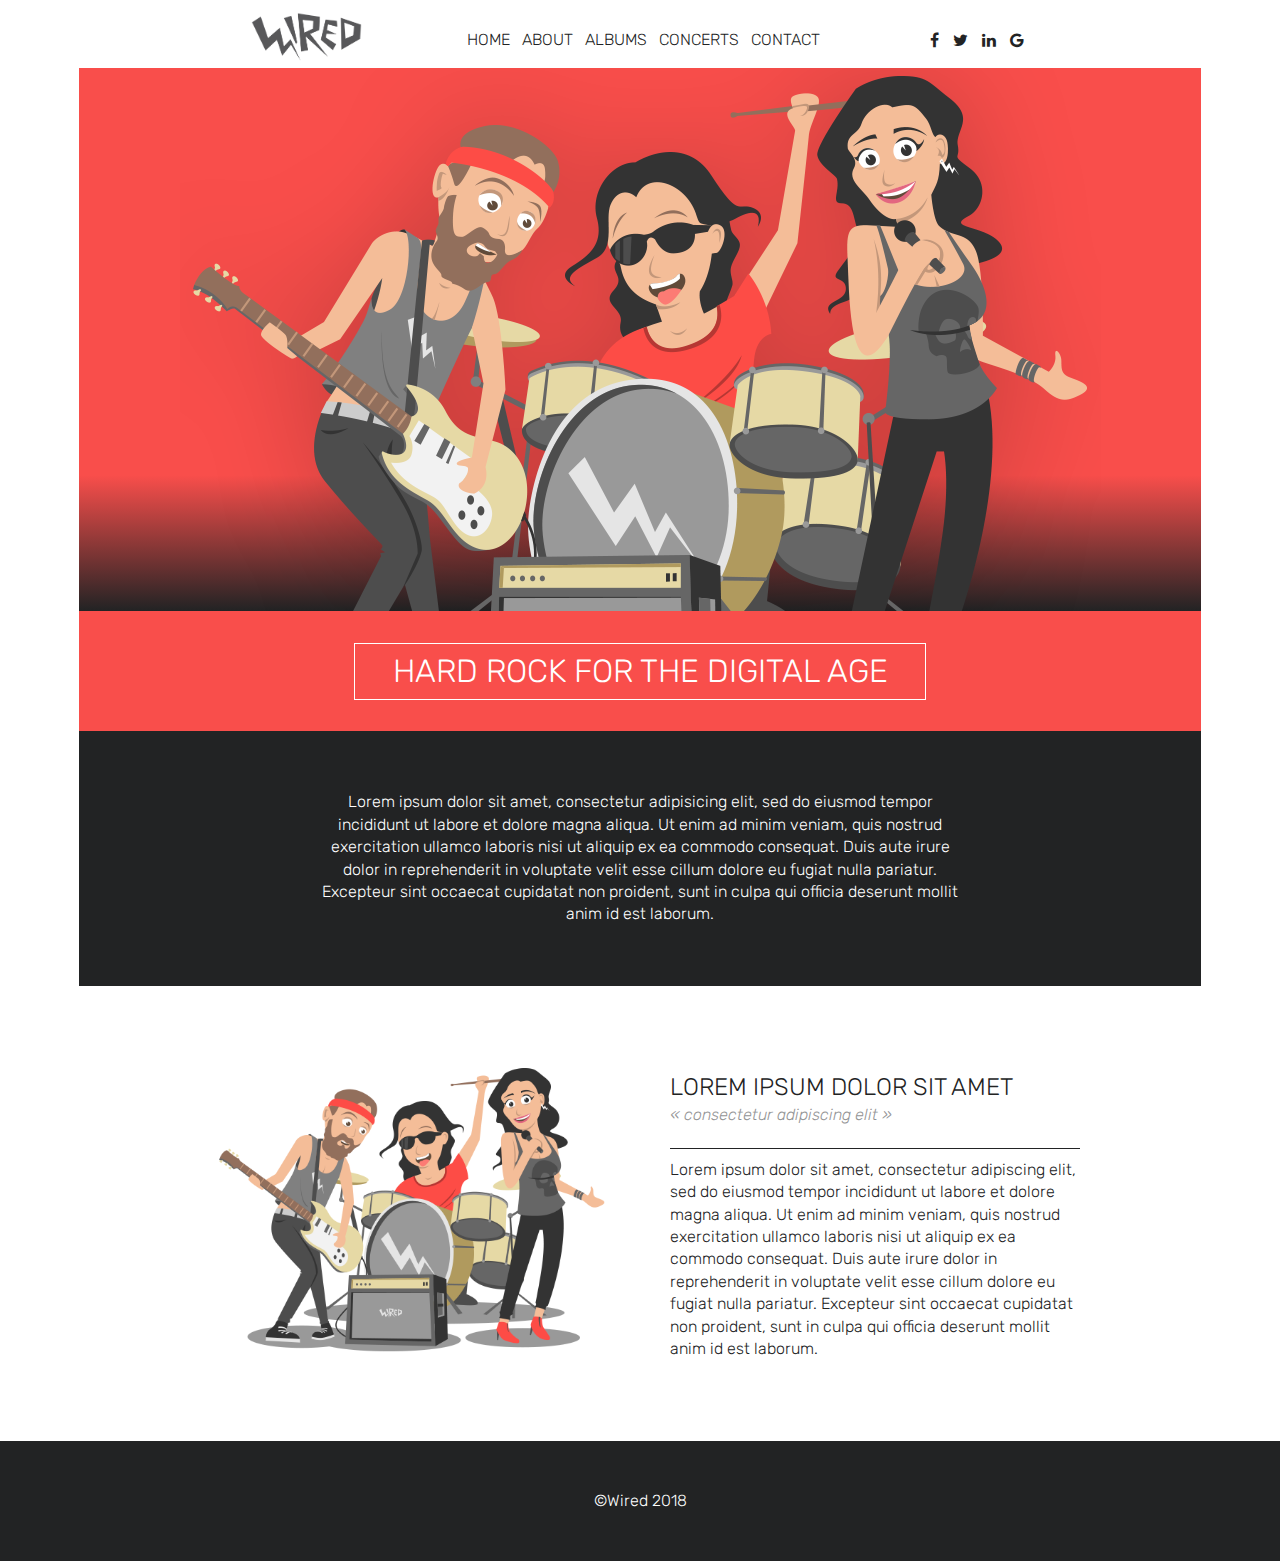
<file: index.html>
<!DOCTYPE html>
<html lang="en" dir="ltr">
  <head>
    <meta charset="utf-8">
    <link rel="stylesheet" href="https://cdnjs.cloudflare.com/ajax/libs/font-awesome/4.7.0/css/font-awesome.min.css">
    <link href="https://fonts.googleapis.com/css?family=Rubik&display=swap" rel="stylesheet">
    <link rel="stylesheet" href="style/components.css">
    <link rel="stylesheet" href="style/theme.css">
    <title>Wired - Home</title>
  </head>
  <body>
    <header>

      <div class="logo-container">
        <img src="images/logo.png" alt="Wired logo">
      </div>

      <nav>
        <ul>
          <li><a href="index.html">Home</a></li>
          <li><a href="about.html">About</a></li>
          <li><a href="albums.html">Albums</a></li>
          <li><a href="concerts.html">Concerts</a></li>
          <li><a href="contact.html">Contact</a></li>
        </ul>
      </nav>

      <div class="icons-container">
        <a href="#" class="fa fa-facebook"></a>
        <a href="#" class="fa fa-twitter"></a>
        <a href="#" class="fa fa-linkedin"></a>
        <a href="#" class="fa fa-google"></a>
      </div>

    </header>

    <div class="about-banner-part">

      <div class="banner-home">
          <img src="./images/banner_home.png" alt="The Band Wired"></img>
      </div>

      <div class="h1-about">
        <h1>Hard Rock for the Digital Age</h1>
      </div>
      <div class="p-about">
        <p>Lorem ipsum dolor sit amet, consectetur adipisicing elit, sed do eiusmod tempor incididunt ut labore et dolore magna aliqua. Ut enim ad minim veniam, quis nostrud exercitation ullamco laboris nisi ut aliquip ex ea commodo consequat. Duis aute irure dolor in reprehenderit in voluptate velit esse cillum dolore eu fugiat nulla pariatur. Excepteur sint occaecat cupidatat non proident, sunt in culpa qui officia deserunt mollit anim id est laborum.</p>
      </div>

    </div>

    <main>

      <div class="image-text-container">

        <div class="image-container">
          <img src="./images/band.png" alt="Wired presentation" class="image-home"></img>
        </div>

        <div class="text-container">
          <h2>Lorem ipsum dolor sit amet</h2>
          <h4>« consectetur adipiscing elit »</h4>
          <p>Lorem ipsum dolor sit amet, consectetur adipiscing elit, sed do eiusmod tempor incididunt ut labore et dolore magna aliqua. Ut enim ad minim veniam, quis nostrud exercitation ullamco laboris nisi ut aliquip ex ea commodo consequat. Duis aute irure dolor in reprehenderit in voluptate velit esse cillum dolore eu fugiat nulla pariatur. Excepteur sint occaecat cupidatat non proident, sunt in culpa qui officia deserunt mollit anim id est laborum.</p>
        </div>

      </div>

    </main>

    <footer>
      <p>&copy;Wired 2018</p>
    </footer>

  </body>
</html>
</file>
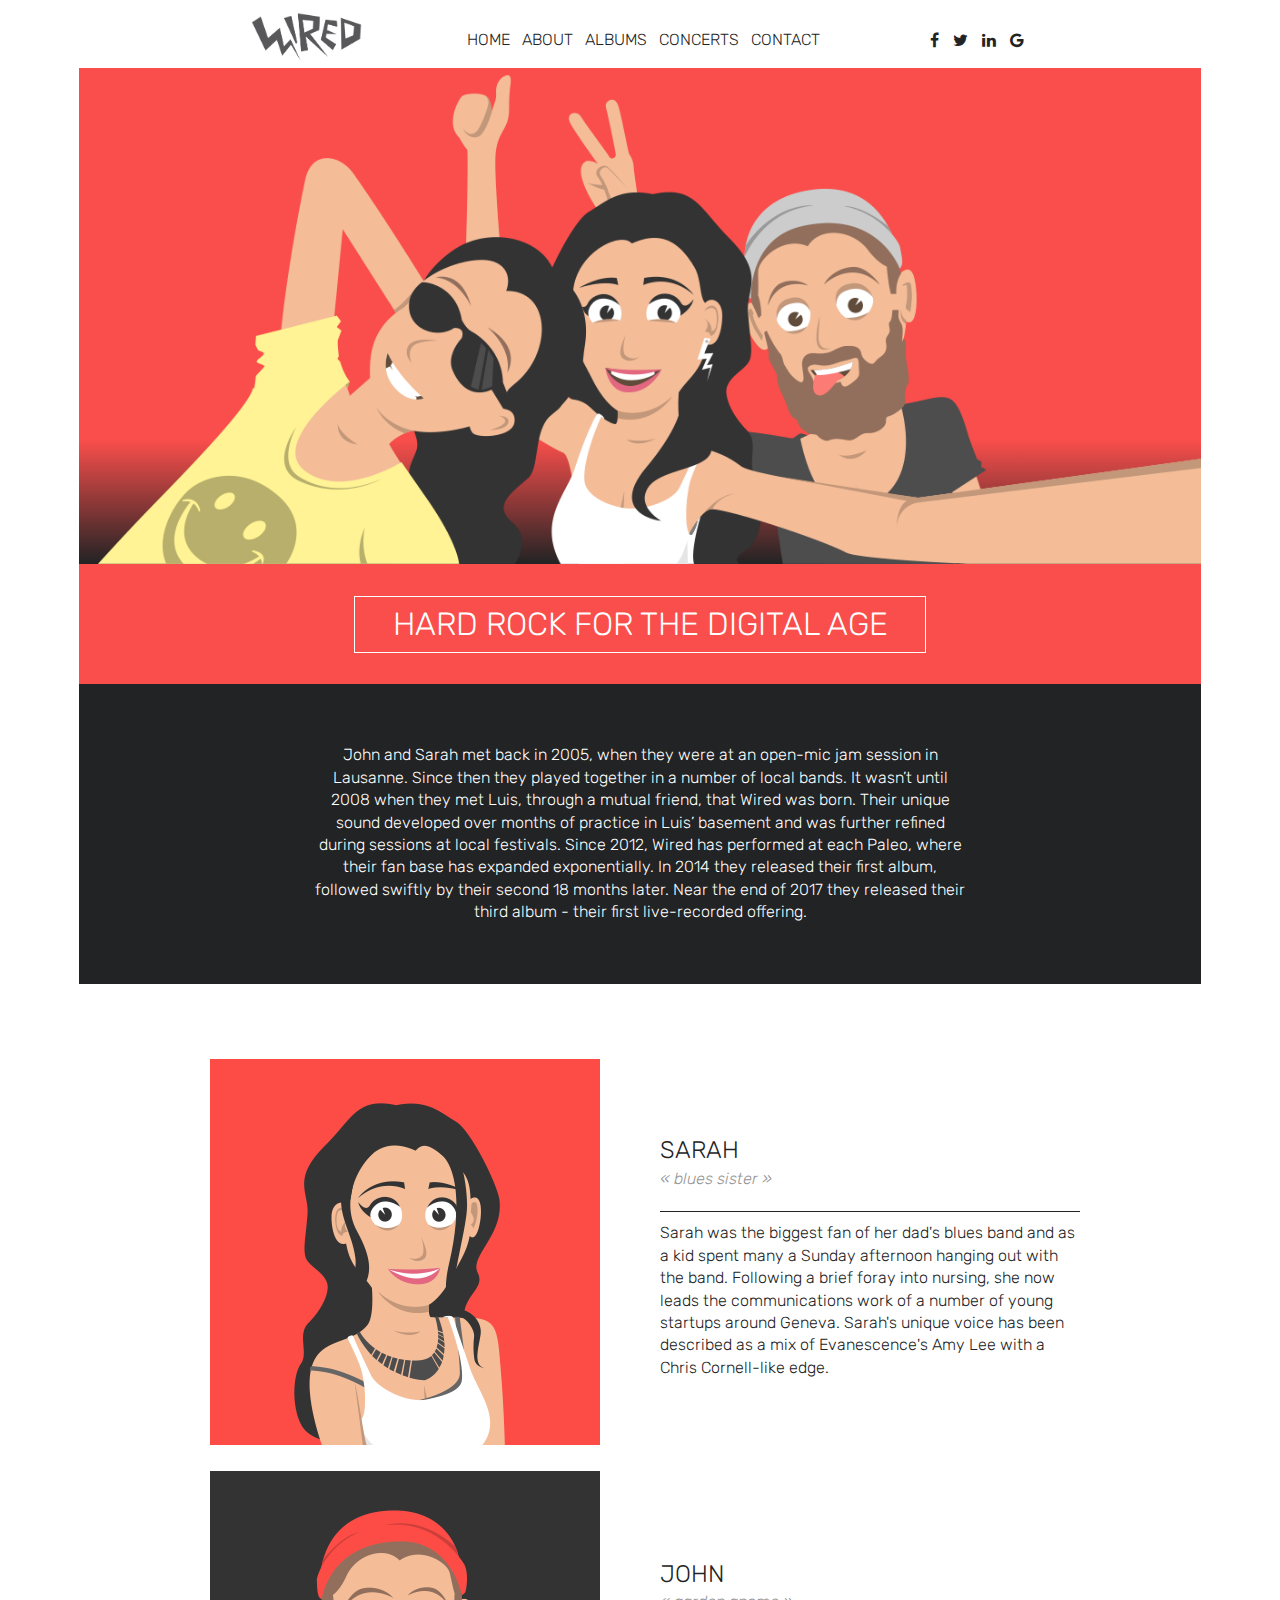
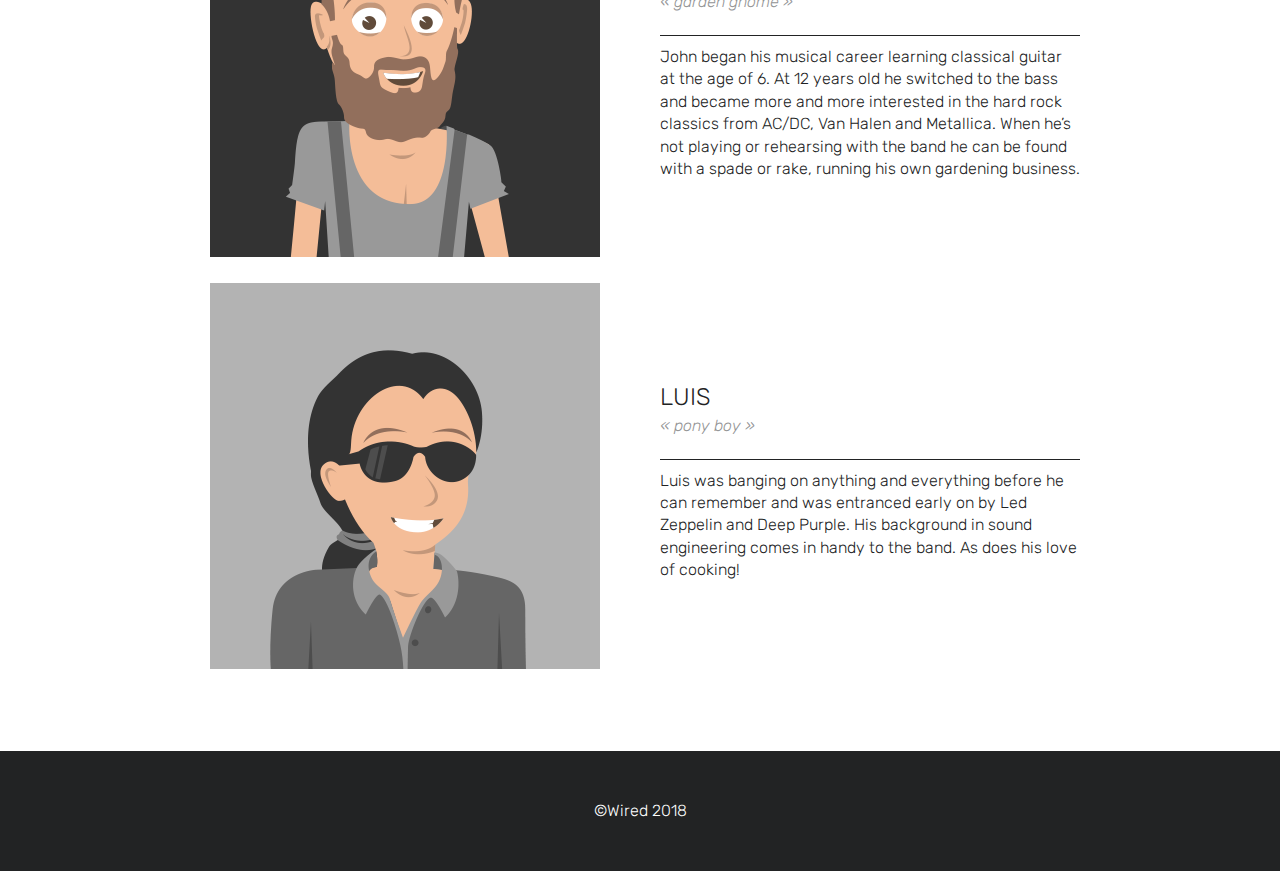
<file: about.html>
<!DOCTYPE html>
<html>
  <head>
    <meta charset="utf-8">
    <link rel="stylesheet" href="https://cdnjs.cloudflare.com/ajax/libs/font-awesome/4.7.0/css/font-awesome.min.css">
    <link href="https://fonts.googleapis.com/css?family=Rubik&display=swap" rel="stylesheet">
    <link rel="stylesheet" href="style/components.css">
    <link rel="stylesheet" href="style/theme.css">
    <title>Wired - About</title>
  </head>
  <body>
    <header>

      <div class="logo-container">
        <img src="images/logo.png" alt="Wired logo">
      </div>

      <nav>
        <ul>
          <li><a href="index.html">Home</a></li>
          <li><a href="about.html">About</a></li>
          <li><a href="albums.html">Albums</a></li>
          <li><a href="concerts.html">Concerts</a></li>
          <li><a href="contact.html">Contact</a></li>
        </ul>
      </nav>

      <div class="icons-container">
        <a href="#" class="fa fa-facebook"></a>
        <a href="#" class="fa fa-twitter"></a>
        <a href="#" class="fa fa-linkedin"></a>
        <a href="#" class="fa fa-google"></a>
      </div>

    </header>

    <div class="about-banner-part">

      <div class="banner about">
          <img src="./images/banner_about.png" alt="The Band Wired"></img>
      </div>


      <div class="h1-about">
        <h1>Hard Rock for the Digital Age</h1>
      </div>

      <div class="p-about">
        <p>John and Sarah met back in 2005, when they were at an open-mic jam session in Lausanne. Since then they played together in a number of local bands. It wasn’t until 2008 when they met Luis, through a mutual friend, that Wired was born. Their unique sound developed over months of practice in Luis’ basement and was further refined during sessions at local festivals. Since 2012, Wired has performed at each Paleo, where their fan base has expanded exponentially. In 2014 they released their first album, followed swiftly by their second 18 months later. Near the end of 2017 they released their third album - their first live-recorded offering.</p>
      </div>

    </div>

      <main>

        <div class="image-text-container">

          <div class="image-container">
            <img src="./images/sarah.png" alt="Sarah photo"></img>
          </div>

          <div class="text-container">
            <h2>Sarah</h2>
            <h4>« blues sister »</h4>
            <p>Sarah was the biggest fan of her dad's blues band and as a kid spent many a Sunday afternoon hanging out with the band. Following a brief foray into nursing, she now leads the communications work of a number of young startups around Geneva. Sarah's unique voice has been described as a mix of Evanescence's Amy Lee with a Chris Cornell-like edge.</p>
          </div>

        </div>

        <div class="image-text-container">

          <div class="image-container">
            <img src="./images/john.png" alt="John photo"></img>
          </div>

          <div class="text-container">
            <h2>John</h2>
            <h4>« garden gnome »</h4>
            <p>John began his musical career learning classical guitar at the age of 6. At 12 years old he switched to the bass and became more and more interested in the hard rock classics from AC/DC, Van Halen and Metallica. When he’s not playing or rehearsing with the band he can be found with a spade or rake, running his own gardening business.</p>
          </div>

        </div>

        <div class="image-text-container">

          <div class="image-container">
            <img src="./images/luis.png" alt="Luis photo"></img>
          </div>

          <div class="text-container">
            <h2>Luis</h2>
            <h4>« pony boy »</h4>
            <p>Luis was banging on anything and everything before he can remember and was entranced early on by Led Zeppelin and Deep Purple. His background in sound engineering comes in handy to the band. As does his love of cooking!</p>
          </div>

        </div>

    </main>

    <footer>
      <p>&copy;Wired 2018</p>
    </footer>

  </body>
</html>
</file>
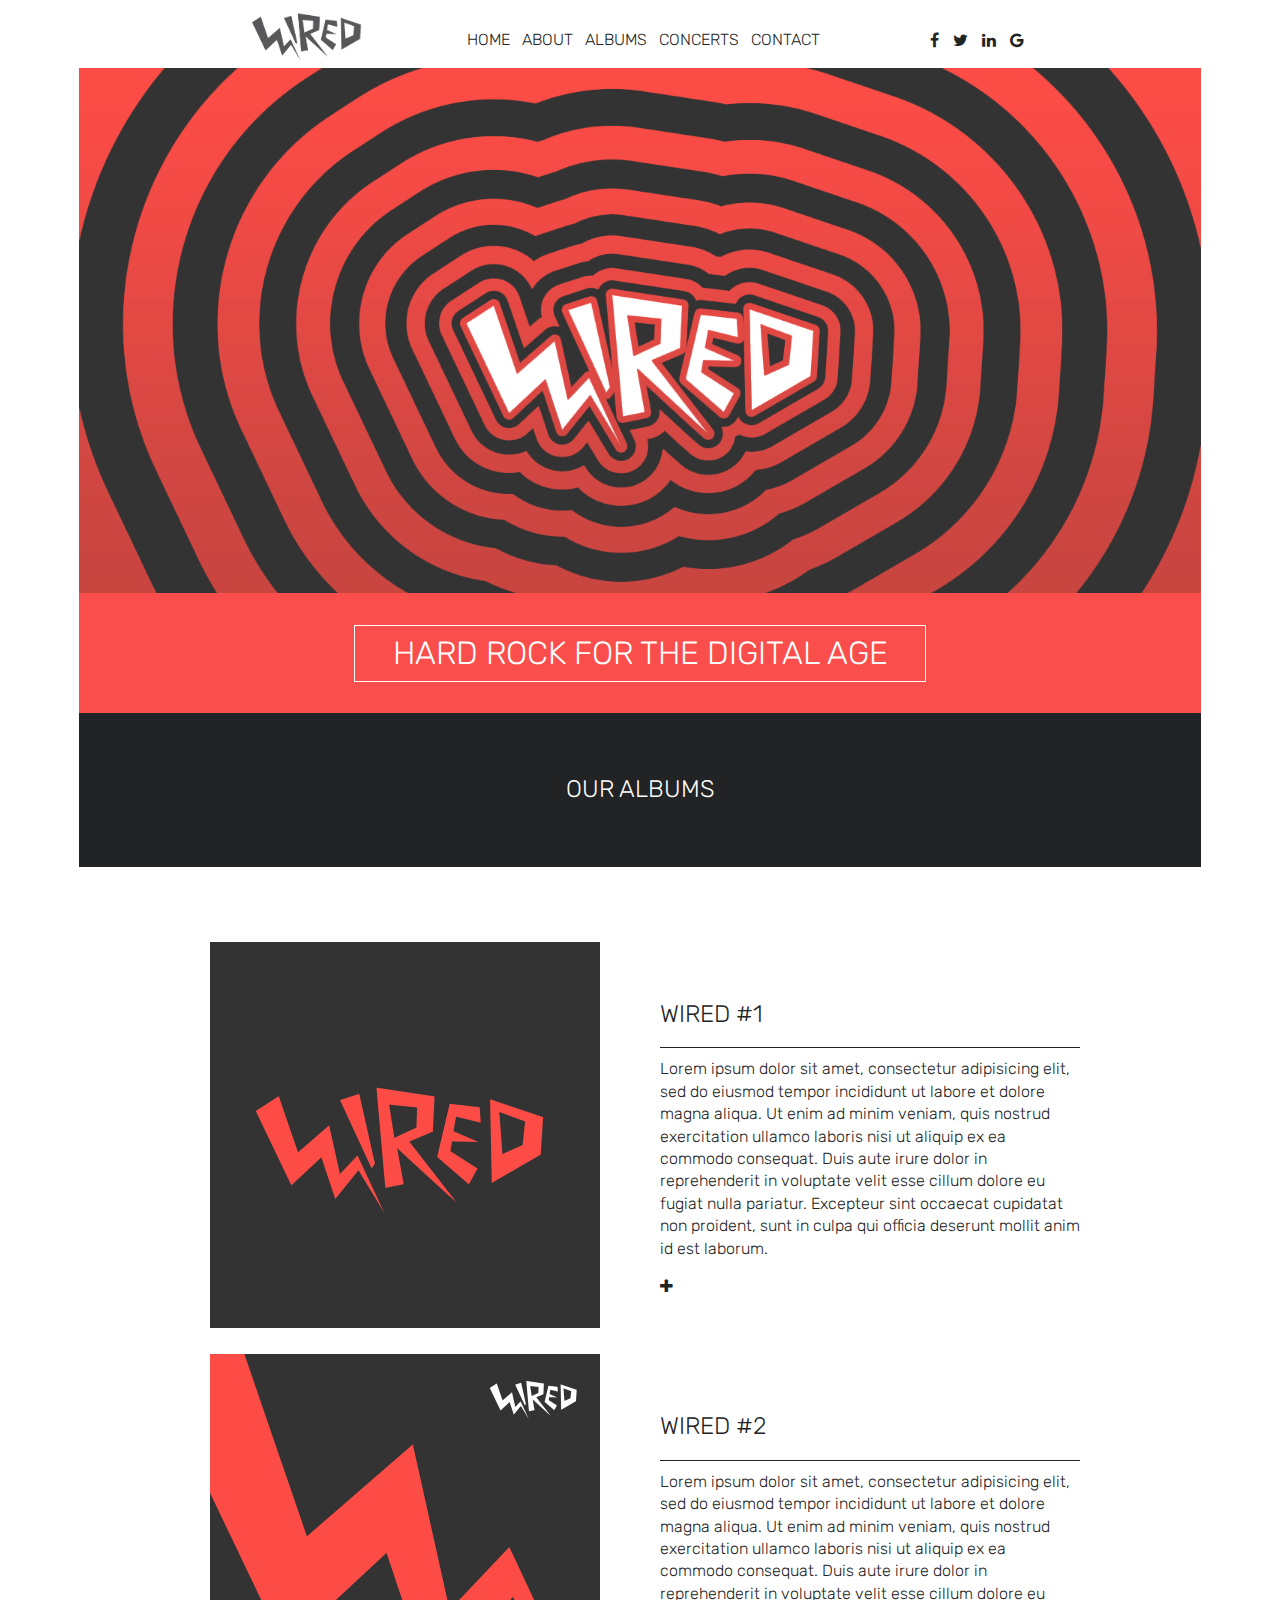
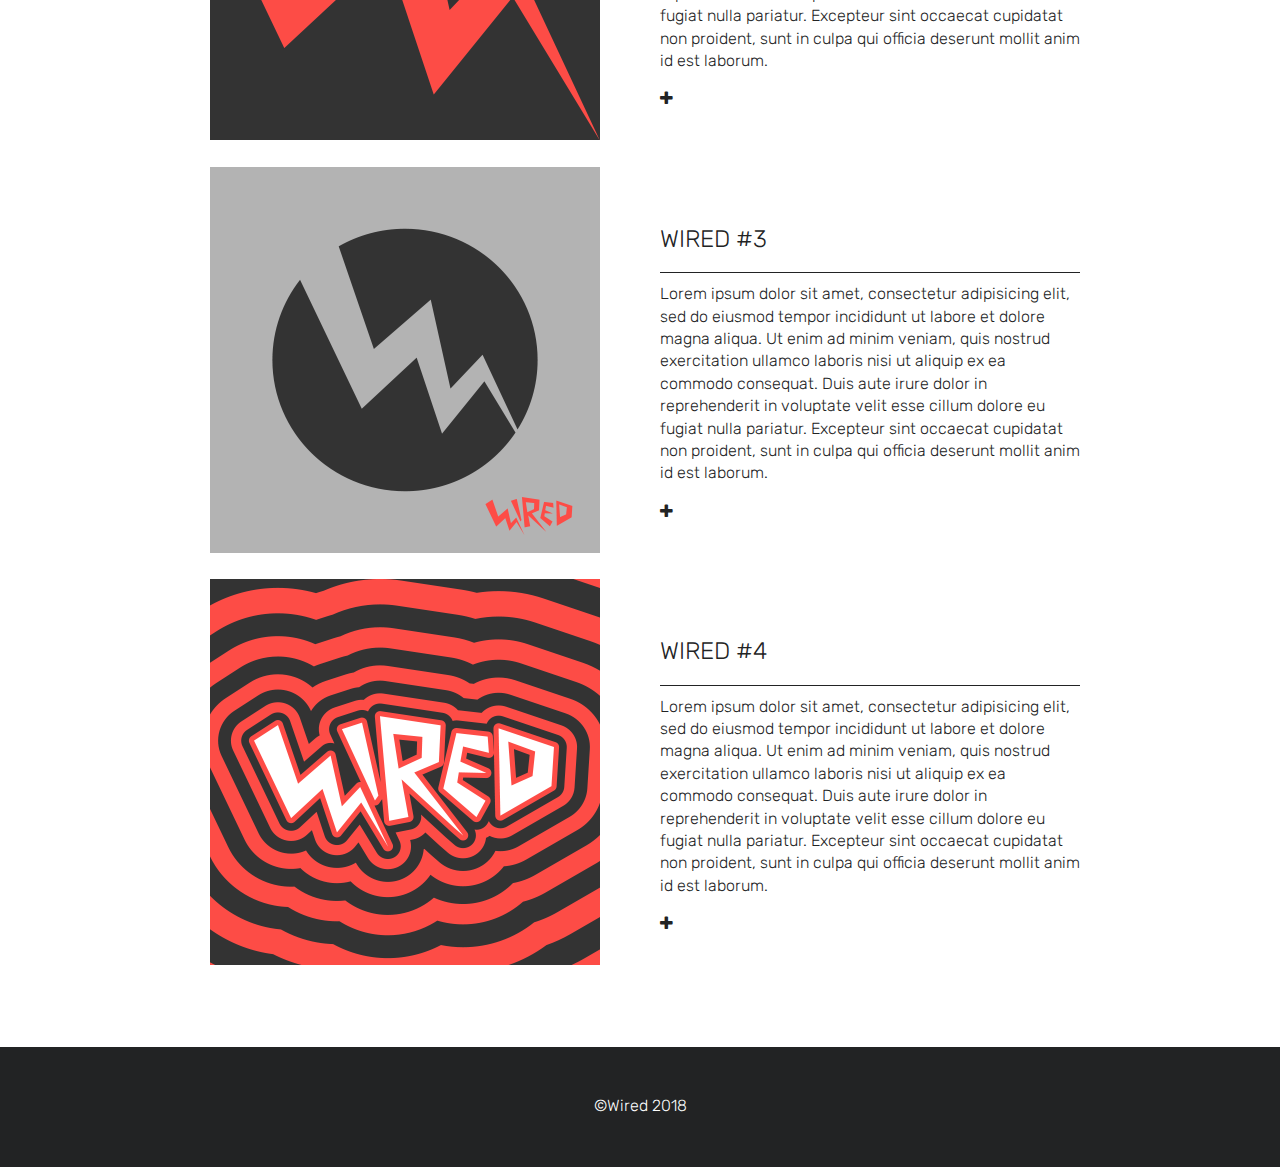
<file: albums.html>
<!DOCTYPE html>
<html>
  <head>
    <meta charset="utf-8">
    <link rel="stylesheet" href="https://cdnjs.cloudflare.com/ajax/libs/font-awesome/4.7.0/css/font-awesome.min.css">
    <link href="https://fonts.googleapis.com/css?family=Rubik&display=swap" rel="stylesheet">
    <link rel="stylesheet" href="style/components.css">
    <link rel="stylesheet" href="style/theme.css">
    <title>Wired - Albums</title>
  </head>
  <body>
    <header>

      <div class="logo-container">
        <img src="images/logo.png" alt="Wired logo">
      </div>

      <nav>
        <ul>
          <li><a href="index.html">Home</a></li>
          <li><a href="about.html">About</a></li>
          <li><a href="albums.html">Albums</a></li>
          <li><a href="concerts.html">Concerts</a></li>
          <li><a href="contact.html">Contact</a></li>
        </ul>
      </nav>

      <div class="icons-container">
        <a href="#" class="fa fa-facebook"></a>
        <a href="#" class="fa fa-twitter"></a>
        <a href="#" class="fa fa-linkedin"></a>
        <a href="#" class="fa fa-google"></a>
      </div>

    </header>

    <div class="about-banner-part">

      <div class="banner concerts">
          <img src="./images/banner_albums.png" alt="The Band Wired albums"></img>
      </div>

      <div class="h1-about">
        <h1>Hard Rock for the Digital Age</h1>
      </div>

      <div class="p-about">
        <h2>Our albums</h2>
      </div>

    </div>

    <main>

      <div class="image-text-container">
        <div class="image-container">
          <img src="./images/albums/album_1.png" alt="First album Wired"></img>
        </div>
        <div class="text-container">
          <h2>Wired #1</h2>
          <p>Lorem ipsum dolor sit amet, consectetur adipisicing elit, sed do eiusmod tempor incididunt ut labore et dolore magna aliqua. Ut enim ad minim veniam, quis nostrud exercitation ullamco laboris nisi ut aliquip ex ea commodo consequat. Duis aute irure dolor in reprehenderit in voluptate velit esse cillum dolore eu fugiat nulla pariatur. Excepteur sint occaecat cupidatat non proident, sunt in culpa qui officia deserunt mollit anim id est laborum.</p>
          <a class="fa fa-plus"></a>
        </div>
      </div>

        <div class="image-text-container">
          <div class="image-container">
            <img src="./images/albums/album_2.png" alt="Second album Wired"></img>
          </div>
          <div class="text-container">
            <h2>Wired #2</h2>
            <p>Lorem ipsum dolor sit amet, consectetur adipisicing elit, sed do eiusmod tempor incididunt ut labore et dolore magna aliqua. Ut enim ad minim veniam, quis nostrud exercitation ullamco laboris nisi ut aliquip ex ea commodo consequat. Duis aute irure dolor in reprehenderit in voluptate velit esse cillum dolore eu fugiat nulla pariatur. Excepteur sint occaecat cupidatat non proident, sunt in culpa qui officia deserunt mollit anim id est laborum.</p>
            <a class="fa fa-plus"></a>
          </div>
        </div>

        <div class="image-text-container">
          <div class="image-container">
            <img src="./images/albums/album_3.png" alt="Third album Wired"></img>
          </div>
          <div class="text-container">
          <h2>Wired #3</h2>
          <p>Lorem ipsum dolor sit amet, consectetur adipisicing elit, sed do eiusmod tempor incididunt ut labore et dolore magna aliqua. Ut enim ad minim veniam, quis nostrud exercitation ullamco laboris nisi ut aliquip ex ea commodo consequat. Duis aute irure dolor in reprehenderit in voluptate velit esse cillum dolore eu fugiat nulla pariatur. Excepteur sint occaecat cupidatat non proident, sunt in culpa qui officia deserunt mollit anim id est laborum.</p>
          <a class="fa fa-plus"></a>
        </div>
      </div>

      <div class="image-text-container">
        <div class="image-container">
          <img src="./images/albums/album_4.png" alt="Forfth album Wired"></img>
        </div>
        <div class="text-container">
          <h2>Wired #4</h2>
          <p>Lorem ipsum dolor sit amet, consectetur adipisicing elit, sed do eiusmod tempor incididunt ut labore et dolore magna aliqua. Ut enim ad minim veniam, quis nostrud exercitation ullamco laboris nisi ut aliquip ex ea commodo consequat. Duis aute irure dolor in reprehenderit in voluptate velit esse cillum dolore eu fugiat nulla pariatur. Excepteur sint occaecat cupidatat non proident, sunt in culpa qui officia deserunt mollit anim id est laborum.</p>
          <a class="fa fa-plus"></a>
        </div>
      </div>

    </main>

    <footer>
      <p>&copy;Wired 2018</p>
    </footer>

  </body>
</html>
</file>
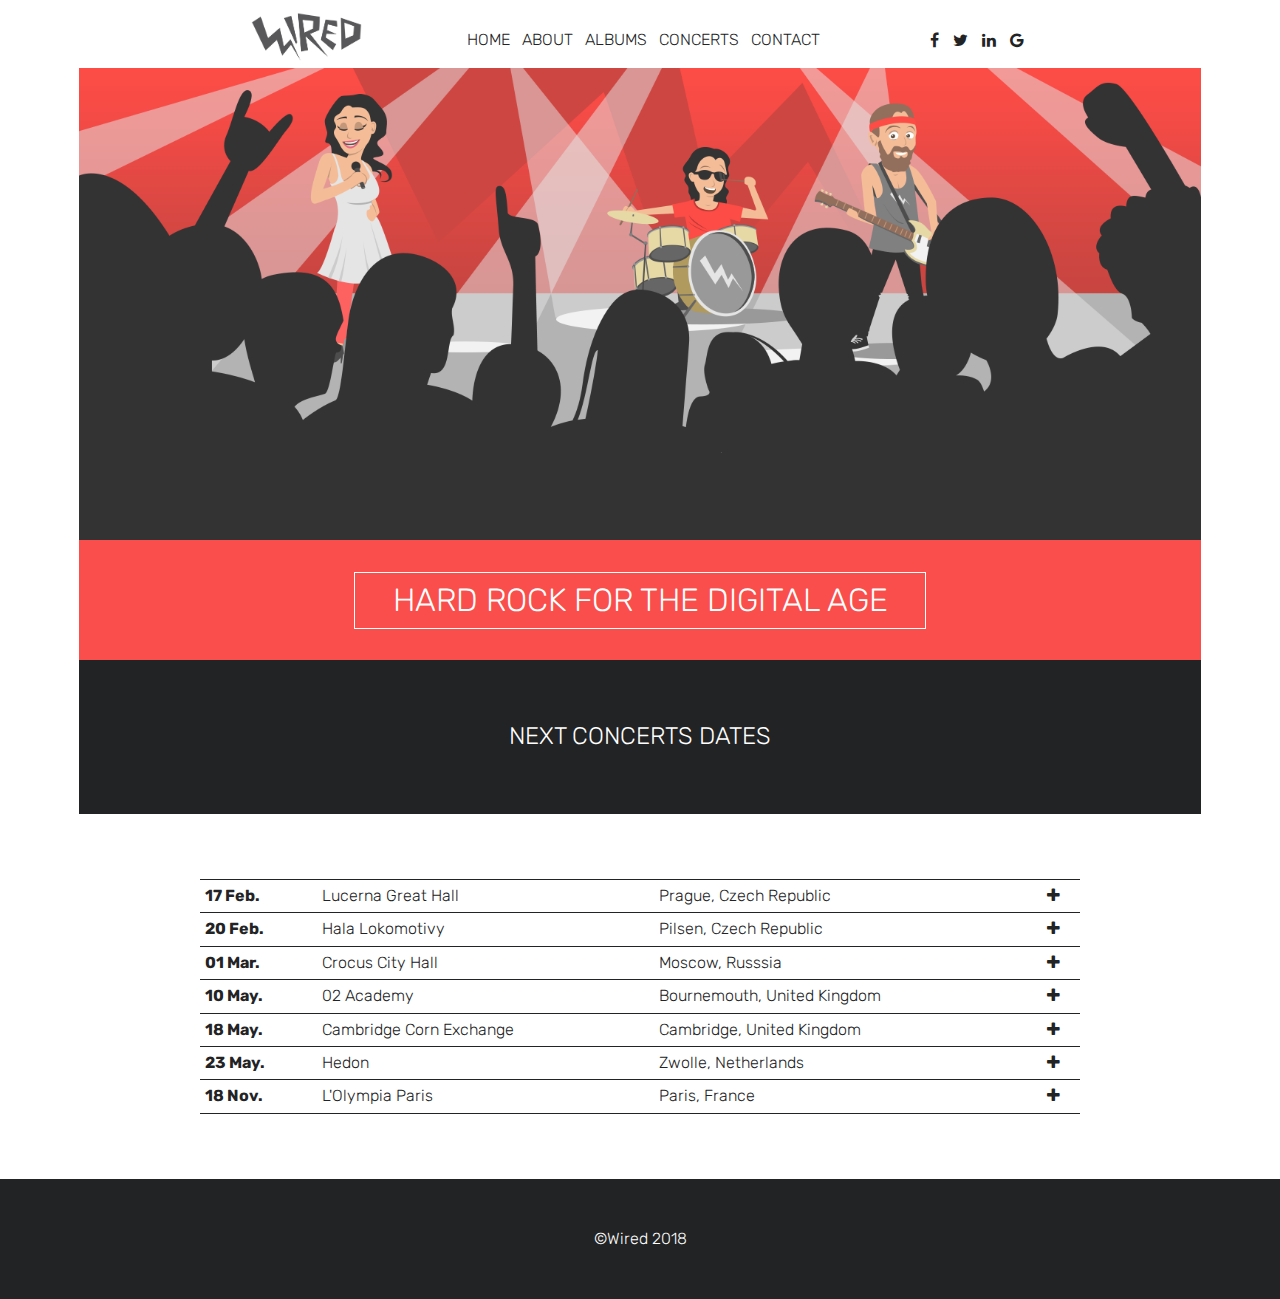
<file: concerts.html>
<!DOCTYPE html>
<html>
  <head>
    <meta charset="utf-8">
    <link rel="stylesheet" href="https://cdnjs.cloudflare.com/ajax/libs/font-awesome/4.7.0/css/font-awesome.min.css">
    <link href="https://fonts.googleapis.com/css?family=Rubik&display=swap" rel="stylesheet">
    <link rel="stylesheet" href="style/components.css">
    <link rel="stylesheet" href="style/theme.css">
    <title>Wired - Concerts</title>
  </head>
  <body>
    <header>

      <div class="logo-container">
        <img src="images/logo.png" alt="Wired logo">
      </div>

      <nav>
        <ul>
          <li><a href="index.html">Home</a></li>
          <li><a href="about.html">About</a></li>
          <li><a href="albums.html">Albums</a></li>
          <li><a href="concerts.html">Concerts</a></li>
          <li><a href="contact.html">Contact</a></li>
        </ul>
      </nav>

      <div class="icons-container">
        <a href="#" class="fa fa-facebook"></a>
        <a href="#" class="fa fa-twitter"></a>
        <a href="#" class="fa fa-linkedin"></a>
        <a href="#" class="fa fa-google"></a>
      </div>

    </header>

      <div class="about-banner-part">

        <div class="banner concerts">
            <img src="./images/banner_concerts.png" alt="The Band Wired in concerts"></img>
        </div>

        <div class="h1-about">
          <h1>Hard Rock for the Digital Age</h1>
        </div>

        <div class="p-about">
          <h2>Next concerts dates</h2>
        </div>

    </div>



      <main>

      <div class="">
        <table>
          <tbody>
            <tr>
              <td class="table-date">17 Feb.</td>
              <td>Lucerna Great Hall</td>
              <td>Prague, Czech Republic</td>
              <td><a class="fa fa-plus"></a></td>
            </tr>
            <tr>
              <td class="table-date">20 Feb.</td>
              <td>Hala Lokomotivy</td>
              <td>Pilsen, Czech Republic</td>
              <td><a class="fa fa-plus"></a></td>
            </tr>
            <tr>
              <td class="table-date">01 Mar.</td>
              <td>Crocus City Hall</td>
              <td>Moscow, Russsia</td>
              <td><a class="fa fa-plus"></a></td>
            </tr>
            <tr>
              <td class="table-date">10 May.</td>
              <td>02 Academy</td>
              <td>Bournemouth, United Kingdom</td>
              <td><a class="fa fa-plus"></a></td>
            </tr>
            <tr>
              <td class="table-date">18 May.</td>
              <td>Cambridge Corn Exchange</td>
              <td>Cambridge, United Kingdom</td>
              <td><a class="fa fa-plus"></a></td>
            </tr>
            <tr>
              <td class="table-date">23 May.</td>
              <td>Hedon</td>
              <td>Zwolle, Netherlands</td>
              <td><a class="fa fa-plus"></a></td>
            </tr>
            <tr>
              <td class="table-date">18 Nov.</td>
              <td>L'Olympia Paris</td>
              <td>Paris, France</td>
              <td><a class="fa fa-plus"></a></td>
            </tr>
          </tbody>
        </table>
      </div>

  </main>

    <footer>
      <p>&copy;Wired 2018</p>
    </footer>

  </body>
</html>
</file>
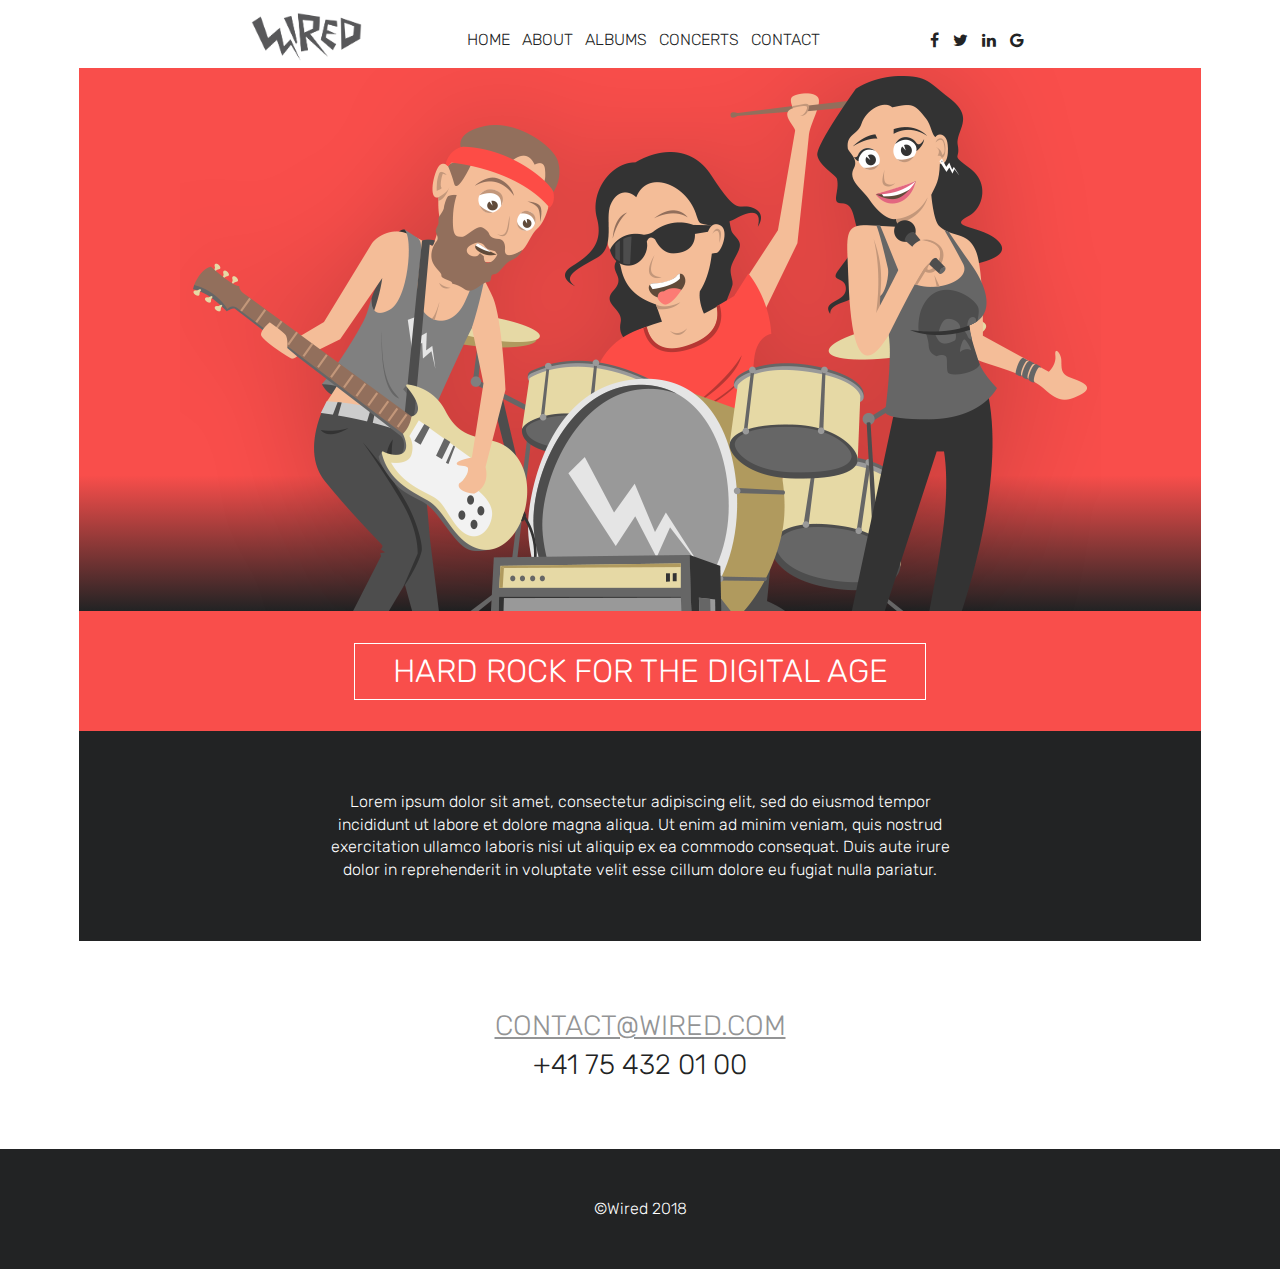
<file: contact.html>
<!DOCTYPE html>
<html>
  <head>
    <meta charset="utf-8">
    <link rel="stylesheet" href="https://cdnjs.cloudflare.com/ajax/libs/font-awesome/4.7.0/css/font-awesome.min.css">
    <link href="https://fonts.googleapis.com/css?family=Rubik&display=swap" rel="stylesheet">
    <link rel="stylesheet" href="style/components.css">
    <link rel="stylesheet" href="style/theme.css">
    <title>Wired - Contact</title>
  </head>
  <body>
    <header>

      <div class="logo-container">
        <img src="images/logo.png" alt="Wired logo">
      </div>

      <nav>
        <ul>
          <li><a href="index.html">Home</a></li>
          <li><a href="about.html">About</a></li>
          <li><a href="albums.html">Albums</a></li>
          <li><a href="concerts.html">Concerts</a></li>
          <li><a href="contact.html">Contact</a></li>
        </ul>
      </nav>

      <div class="icons-container">
        <a href="#" class="fa fa-facebook"></a>
        <a href="#" class="fa fa-twitter"></a>
        <a href="#" class="fa fa-linkedin"></a>
        <a href="#" class="fa fa-google"></a>
      </div>

    </header>

    <div class="about-banner-part">

      <div class="banner-home">
          <img src="./images/banner_home.png" alt="The Band Wired"></img>
      </div>

      <div class="h1-about">
        <h1>Hard Rock for the Digital Age</h1>
      </div>
      <div class="p-about">
        <p>Lorem ipsum dolor sit amet, consectetur adipiscing elit, sed do eiusmod tempor incididunt ut labore et dolore magna aliqua. Ut enim ad minim veniam, quis nostrud exercitation ullamco laboris nisi ut aliquip ex ea commodo consequat. Duis aute irure dolor in reprehenderit in voluptate velit esse cillum dolore eu fugiat nulla pariatur.</p>
      </div>

    </div>

    <main>

      <div class="contact-email">
        <a href="mailto:contact@wired.com">contact@wired.com</a>
      </div>
      <div class="contact-phone">
        <a href="tel:+41754320100">+41 75 432 01 00</a>
      </div>

    </main>

      <footer>
        <p>&copy;Wired 2018</p>
      </footer>

  </body>
</html>
</file>
<file: style/components.css>
/****************************************
 * Write your code in the sections below!
 ****************************************/

/* header styles */
html, body {
  height: 100%
}

body {
  display: flex;
  flex-direction: column;
}

main {
  flex: 1 0 auto;
}

header {
    display: flex;
    max-width: 880px;
    width: 100%;
    margin: 12px auto 0;
}

header ul {
    list-style: none;
    padding: 0;
}

header ul li {
    display: inline-block;
    margin: 0 4px;
}

.logo-container {
  margin: auto;
}

.logo-container img {
  height: 50px;
}

.icons-container {
  margin: auto;
}

.icons-container a {
  padding: 5px;
}

nav {
  margin: auto;
}

/* banner styles */

.about-banner-part {
  max-width: 1122px;
  margin: auto;
}

.banner {
  margin: auto;
}

.banner img {
  margin: 0;
  padding: 0;
  display: block;
  width: 100%;
}

.banner-home {
  width: 1122px;
}

.banner-home img {
display: block;
  margin: auto;
}

.h1-about {
  height: 120px;
  display: flex;
  justify-content: center;
}

.h1-about h1 {
  max-width: 560px;
  width: 100%;
  margin:auto;
}

.p-about p {
  max-width: 650px;
  margin: auto;
  padding: 60px;
}

.p-about h2 {
  max-width: 650px;
  margin: auto;
  padding: 60px;
}

/* main content styles */

.image-text-container {
  width: 100%;
  display: flex;
}

.text-container {
  margin : auto;
}

.image-home {
  width: 400px;
}

/* table styles */

table {
  width: 100%;
  border-collapse: collapse;
  border-top: 1px solid #222324;
}

table td {
    border-bottom: 1px solid #222324;
    padding:5px;
}

/* footer styles */

footer {
  height: 120px;
  display: flex;
  justify-content: center;
  flex-shrink: 0;
}

footer p {
  width: 100%;
  margin:auto;
}
</file>
<file: style/theme.css>
nav {
  text-transform: uppercase;
}

body {
    color: #222324;
    font-family: 'Rubik', sans-serif;
    font-weight: 300;
    line-height: 1.4;
    margin: 0;
}

h1, h2, h3, h4 {
    font-weight: 300;
}

h1 {
  text-transform: uppercase;
  text-align: center;
  font-size: 32px;
  color: white;
  padding: 5px;
  border: 1px solid white;
}

.text-container h2 {
  text-transform: uppercase;
  padding-bottom: 0;
  margin-bottom: 0;
}

.text-container h4 {
  font-style: italic;
  color: #939495;
  padding-top: 0px;
  margin-top: 0;
}

.text-container p {
  border-top: 1px solid #222324;
  padding-top: 10px;
}

main {
    padding: 65px 0;
    width: 100%;
    max-width: 880px;
    margin: 0 auto;
}

a {
    text-decoration: none;
}

.contact-email, .contact-phone {
  text-align: center;
}



/* unvisited link */
 a:link {
    color: #222324;
}
/* visited link */
a:visited {
    color: #222324;
}
/* mouse over link */
a:hover {
    color: #222324;
    text-decoration: underline;
}
/* selected link */
a:active {
    color: #222324;
}

.p-about {
  background-color: #222324;
}

.p-about p {
  color: white;
  text-align: center;
}

.p-about h2 {
  color: white;
  text-align: center;
  text-transform: uppercase;
}

.image-container img {
  margin: 10px 60px 10px 10px;
}

.banner.about, .banner-home {
  background-image: linear-gradient(#f94e4b 75%, #222324 100%);
}

.h1-about {
  background-color: #f94e4b;
}

footer {
  background-color: #222324;
  color: white;
  text-align: center;
}

td:first-child {
  font-weight: bold;
}

.contact-email a {
  color: #939495;
  text-decoration: underline;
  font-size: 28px;
  text-transform: uppercase;
}

.contact-phone a {
  font-size: 28px;
}
</file>
